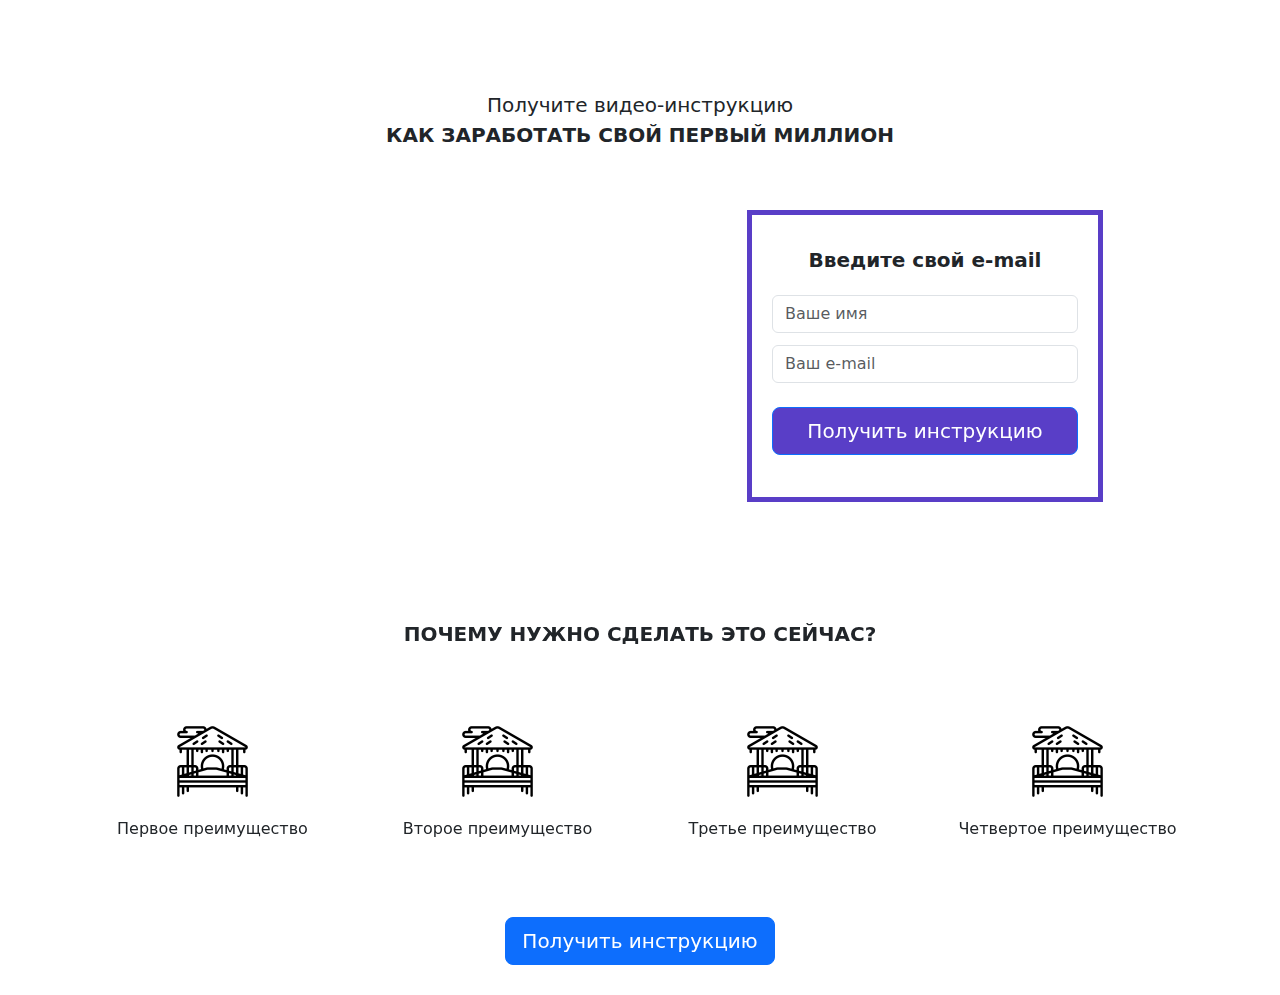
<file: lesson_12/index.html>
<!DOCTYPE html>
<html lang="en">
<head>
  <meta charset="UTF-8">
  <meta name="viewport" content="width=device-width, initial-scale=1.0">
  <title>мой первый сайт</title>
  <link rel="stylesheet" href="css/bootstrap.css">
  <link rel="stylesheet" href="css/style.css">
</head>
<body>
<!-- урок 9 -->
<div class="section">
  <div class="container">
    <!-- Первый row (строка) под заголовок -->
    <div class="row">
      <div class="col-lg-6 offset-lg-3">
       <h1 class="header text-center">
        <span>Получите видео-инструкцию</span>
        <strong class="text-uppercase">Как заработать свой первый миллион</strong>
      </h1>
      </div>
    </div>
    <!-- второй row (строка) под видео и форму -->
    <div class="row">
      <div class="col-lg-6 offset-lg-1">
        <div class="video">
          <iframe width="100%" height="315" src="https://www.youtube.com/embed/8ZbOoDM8yoI?si=wrruEOKrLg5q5IP8&amp;controls=0" title="YouTube video player" frameborder="0" allow="accelerometer; autoplay; clipboard-write; encrypted-media; gyroscope; picture-in-picture; web-share" referrerpolicy="strict-origin-when-cross-origin" allowfullscreen></iframe>
        </div>
      </div>
      <div class="col-lg-4">
        <div class="form">
          <p class="form-header text-center">Введите свой e-mail</p>
          <form action="#">
            <input type="text" class="form-control input-lg" placeholder="Ваше имя">
            <input type="text" class="form-control input-lg" placeholder="Ваш e-mail">
           <button class="btn btn-primary btn-lg w-100 form-btn">Получить инструкцию</button>
          </form>
        </div>
      </div>
    </div>
  </div>
</div>

<div class="section">
<div class="container">
    <!-- row под заголовок секции -->
  <div class="row">
    <div class="col-lg-12 col-xs-12 col-sn-12">
      <h2 class="section-header text-uppercase text-center">Почему нужно сделать это сейчас?</h2>
    </div>
  </div>
  <!-- Блок с преимуществами -->
  <div class="feature text-center">
    <div class="row">
      <div class="col-lg-3  col-md-6">
        <div class="feature-box">
          <img src="img/01.png" alt="1 преимущество">
          <p>Первое преимущество</p>
        </div>
      </div>     
       <div class="col-lg-3  col-md-6">
        <div class="feature-box">
          <img src="img/01.png" alt="2 преимущество">
          <p>Второе преимущество</p>
        </div>
      </div>      
      <div class="col-lg-3  col-md-6">
        <div class="feature-box">
          <img src="img/01.png" alt="3 преимущество">
          <p>Третье преимущество</p>
        </div>
      </div>      
      <div class="col-lg-3  col-md-6">
        <div class="feature-box">
          <img src="img/01.png" alt="4 преимущество">
          <p>Четвертое преимущество</p>
        </div>
      </div>
    </div>
  </div>
  <!-- Кнопка получить инструкцию -->
  <button class="btn btn-primary btn-lg d-block mx-auto">Получить инструкцию</button>
</div>
</div>





<!--  -->
  <script async src="http://localhost:3000/browser-sync/browser-sync-client.js"></script>
</html>
</file>
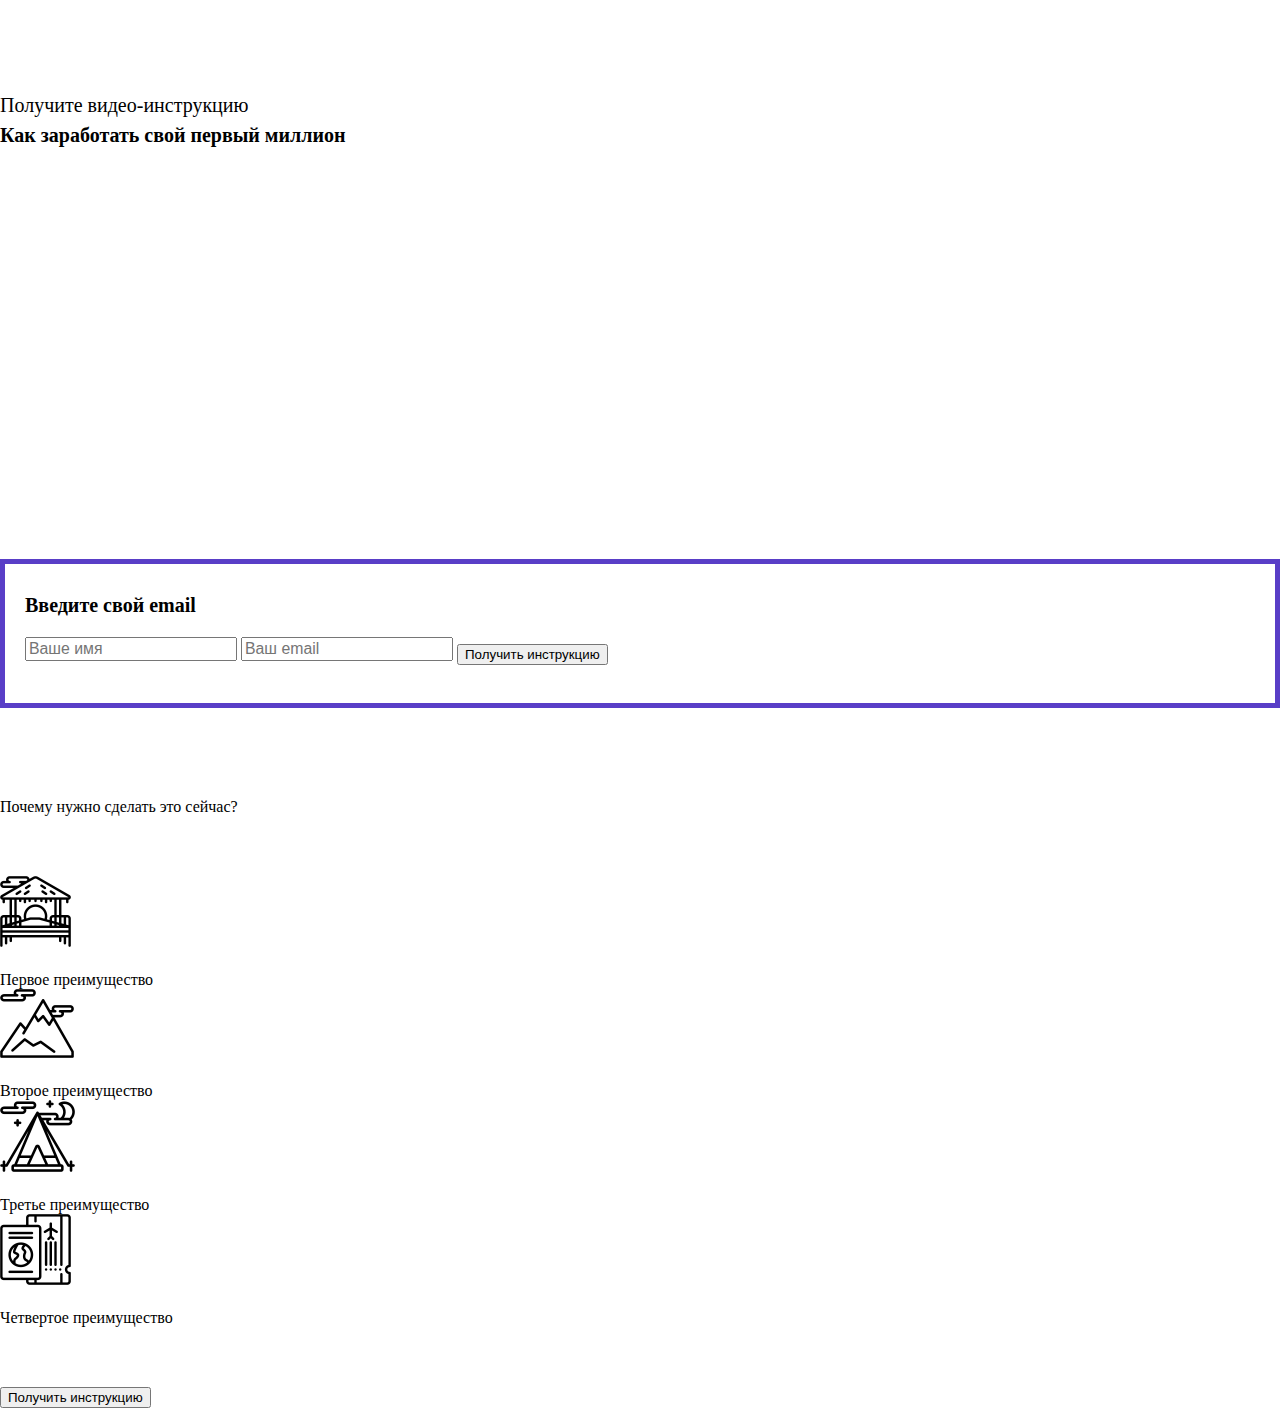
<file: lesson_12/index1.html>
<!DOCTYPE html>
<html lang="en">
<head>
  <meta charset="UTF-8">
  <meta name="viewport" content="width=device-width, initial-scale=1.0">
  <title>мой первый сайт</title>
  <link rel="stylesheet" href="css/reset.css">
  <link rel="stylesheet" href="css/style.css">
</head>
<body>
<div class="section">
  <h1 class="header"><span>Получите видео-инструкцию</span><strong>Как заработать свой первый миллион</strong></h1>
  <div class="main">
    <div class="video">
      <iframe width="560" height="315" src="https://www.youtube.com/embed/8ZbOoDM8yoI?si=6UULDnnY8cTCgbFa&amp;controls=0" title="YouTube video player" frameborder="0" allow="accelerometer; autoplay; clipboard-write; encrypted-media; gyroscope; picture-in-picture; web-share" referrerpolicy="strict-origin-when-cross-origin" allowfullscreen></iframe>
    </div>
    <div class="form">
      <p class="form-header">Введите свой email</p>
      <form action="#">
        <input type="text" placeholder="Ваше имя">
        <input type="text" placeholder="Ваш email">
        <button class="btn">Получить инструкцию</button>
      </form>
    </div>
  </div>
</div>

<div class="section"> 

</div>
<h2 class="feature-header">Почему нужно сделать это сейчас?</h2>
<div class="feature">
  <div class="col">
    <img src="img/01.png" alt="Первое преимущество">
    <p>Первое преимущество</p>
  </div>
  <div class="col">
    <img src="img/02.png" alt="Второе преимущество">
    <p>Второе преимущество</p>
  </div>
  <div class="col">
    <img src="img/03.png" alt="Третье преимущество">
    <p>Третье преимущество</p>
  </div>
  <div class="col">
    <img src="img/04.png" alt="Четвертое преимущество">
    <p>Четвертое преимущество</p>
  </div>
</div>
<button class="btn">Получить инструкцию</button>
</body>

  <script async src="http://localhost:3000/browser-sync/browser-sync-client.js"></script>
</html>
</file>
<file: lesson_12/css/style.css>
.header {
	font-size: 20px;
	line-height: 1.5;
	margin: 60px auto;
}
.header span {
	display: block;
}
.section {
/*	background-color: #ccc;*/
	padding: 30px 0;
}
.container, .col-lg-6 {
/*	border: 2px solid red;*/
}
.form {
	border: 5px solid #593ec7;
	padding: 30px 20px;
}
.form input {
	margin-bottom: 12px;
}
.form-header, .section-header {
	margin-bottom: 20px;
	font-size: 20px;
	font-weight: 900;
}
.form-btn {
	background-color: #593ec7;
	margin: 12px auto;
}
.feature {
	margin: 60px auto;
}
.feature p {
margin-top: 20px;
}
.video {
	margin-bottom: 30px;
}
</file>
